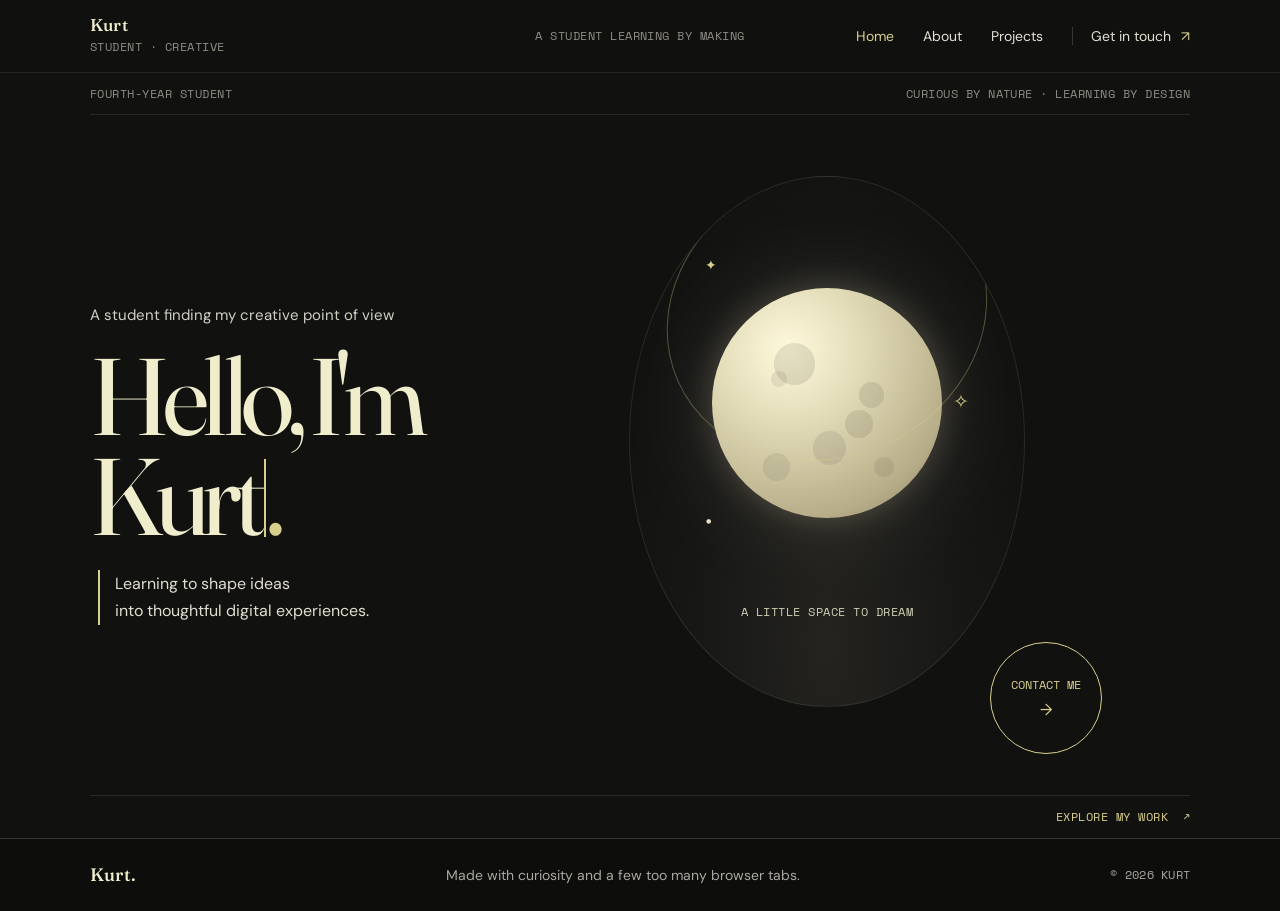
<file: index.html>
<!DOCTYPE html>
<html lang="en">
<head>
  <meta charset="UTF-8">
  <meta name="viewport" content="width=device-width, initial-scale=1.0">
  <meta name="theme-color" content="#111110">
  <meta name="description" content="Kurt's portfolio — a fourth-year student learning and making for the web.">
  <title>Kurt Portfolio</title>
  <link rel="preconnect" href="https://fonts.googleapis.com">
  <link rel="preconnect" href="https://fonts.gstatic.com" crossorigin>
  <link href="https://fonts.googleapis.com/css2?family=DM+Sans:wght@400;500;600;700&family=Fraunces:ital,opsz,wght@0,9..144,400;0,9..144,600;1,9..144,400;1,9..144,600&family=Space+Grotesk:wght@400;500;600;700&family=Space+Mono:wght@400;700&display=swap" rel="stylesheet">
  <link rel="stylesheet" href="styles.css">
  <script src="javascript.js" defer></script>
</head>
<body>
  <a class="skip-link" href="#main">Skip to content</a>
  <header class="site-header">
    <nav class="navigation container" aria-label="Main navigation">
      <a class="wordmark" href="index.html" aria-label="Kurt, home">Kurt<span>.</span><small>STUDENT · CREATIVE</small></a>
      <span class="nav-note">A STUDENT LEARNING BY MAKING</span>
      <button class="menu-toggle" type="button" aria-expanded="false" aria-controls="nav-links" aria-label="Open navigation"><span></span><span></span></button>
      <div class="nav-links" id="nav-links">
        <a href="index.html" aria-current="page">Home</a>
        <a href="about.html">About</a>
        <a href="projects.html">Projects</a>
        <a href="contact.html" class="nav-contact">Get in touch <span aria-hidden="true">↗</span></a>
      </div>
    </nav>
  </header>

  <main id="main">
    <section class="hero home-hero" id="home" aria-labelledby="hero-heading">
      <div class="hero-topline container">
        <span>FOURTH-YEAR STUDENT</span>
        <span>CURIOUS BY NATURE · LEARNING BY DESIGN</span>
      </div>
      <div class="hero-main container">
        <div class="hero-copy">
          <p class="hero-kicker">A student finding my creative point of view</p>
          <h1 id="hero-heading" aria-label="Hello, I'm Kurt. A fourth-year student learning as I go.">
            <span class="hello-line">Hello, I'm</span>
            <span class="intro-line"><span class="name-highlight" id="typed-name" aria-hidden="true">Kurt</span><span class="hero-period is-visible" aria-hidden="true">.</span></span>
          </h1>
          <p class="hero-side-note">Learning to shape ideas<br>into thoughtful digital experiences.</p>
        </div>
        <div class="moon-scene" role="img" aria-label="An animated moon floating among stars">
          <span class="moon-star moon-star-one" aria-hidden="true">✦</span>
          <span class="moon-star moon-star-two" aria-hidden="true">✧</span>
          <span class="moon-star moon-star-three" aria-hidden="true">·</span>
          <span class="moon-orbit" aria-hidden="true"><i></i></span>
          <span class="moon" aria-hidden="true"></span>
          <span class="moon-caption">A LITTLE SPACE TO DREAM</span>
        </div>
        <a class="hero-contact" href="contact.html" aria-label="Contact Kurt">CONTACT ME <span aria-hidden="true">→</span></a>
      </div>
      <div class="hero-bottom container">
        <span></span>
        <a href="projects.html">EXPLORE MY WORK <span aria-hidden="true">↗</span></a>
      </div>
    </section>
  </main>

  <footer class="site-footer">
    <div class="container footer-inner"><a class="wordmark footer-mark" href="index.html" aria-label="Kurt, home">Kurt.</a><p>Made with curiosity and a few too many browser tabs.</p><span class="footer-year">© <span id="year">2026</span> KURT</span></div>
  </footer>
</body>
</html>
</file>
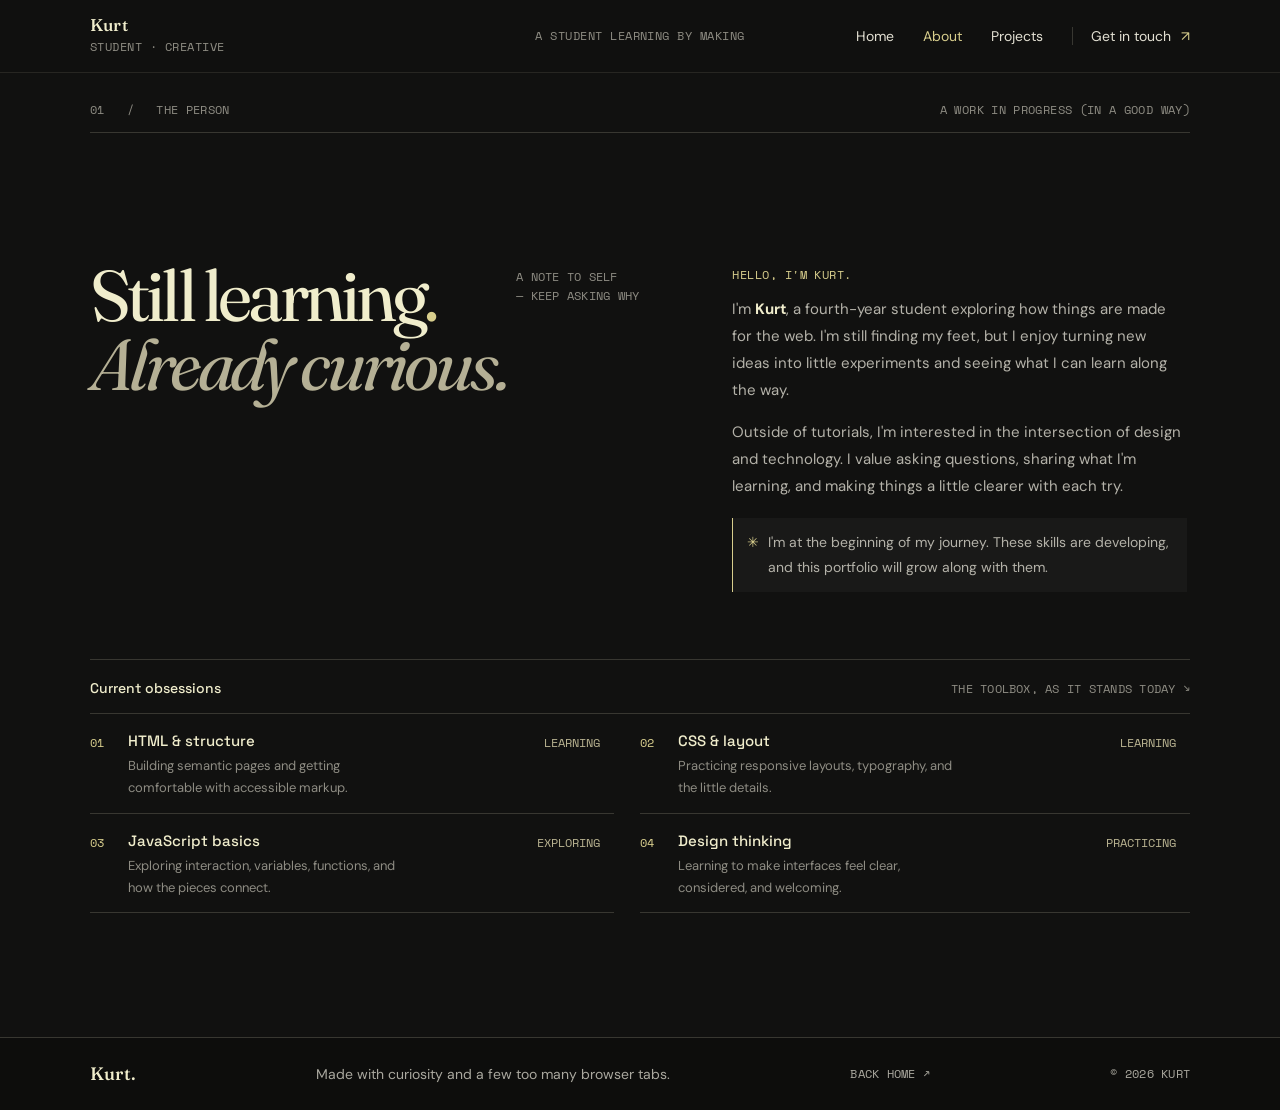
<file: about.html>
<!DOCTYPE html>
<html lang="en">
<head>
  <meta charset="UTF-8">
  <meta name="viewport" content="width=device-width, initial-scale=1.0">
  <meta name="theme-color" content="#111110">
  <meta name="description" content="About Kurt: background, interests, and developing web skills.">
  <title>About — Kurt</title>
  <link rel="preconnect" href="https://fonts.googleapis.com">
  <link rel="preconnect" href="https://fonts.gstatic.com" crossorigin>
  <link href="https://fonts.googleapis.com/css2?family=DM+Sans:wght@400;500;600;700&family=Fraunces:ital,opsz,wght@0,9..144,400;0,9..144,600;1,9..144,400;1,9..144,600&family=Space+Grotesk:wght@400;500;600;700&family=Space+Mono:wght@400;700&display=swap" rel="stylesheet">
  <link rel="stylesheet" href="styles.css">
  <script src="javascript.js" defer></script>
</head>
<body>
  <a class="skip-link" href="#main">Skip to content</a>
  <header class="site-header">
    <nav class="navigation container" aria-label="Main navigation">
      <a class="wordmark" href="index.html" aria-label="Kurt, home">Kurt<span>.</span><small>STUDENT · CREATIVE</small></a>
      <span class="nav-note">A STUDENT LEARNING BY MAKING</span>
      <button class="menu-toggle" type="button" aria-expanded="false" aria-controls="nav-links" aria-label="Open navigation"><span></span><span></span></button>
      <div class="nav-links" id="nav-links">
        <a href="index.html">Home</a>
        <a href="about.html" aria-current="page">About</a>
        <a href="projects.html">Projects</a>
        <a href="contact.html" class="nav-contact">Get in touch <span aria-hidden="true">↗</span></a>
      </div>
    </nav>
  </header>
  <main id="main" class="page-main container">
    <div class="section-label"><span>01 &nbsp; / &nbsp; THE PERSON</span><span>A WORK IN PROGRESS (IN A GOOD WAY)</span></div>
    <section class="about section-space" aria-labelledby="about-heading">
      <div class="about-grid">
        <div class="about-heading-wrap">
          <span class="margin-note">A NOTE TO SELF<br>— KEEP ASKING WHY</span>
          <h1 class="section-heading" id="about-heading">Still learning<span>.</span><br><em>Already curious.</em></h1>
        </div>
        <div class="about-copy">
          <span class="copy-index">HELLO, I'M KURT.</span>
          <p>I'm <strong>Kurt</strong>, a fourth-year student exploring how things are made for the web. I'm still finding my feet, but I enjoy turning new ideas into little experiments and seeing what I can learn along the way.</p>
          <p>Outside of tutorials, I'm interested in the intersection of design and technology. I value asking questions, sharing what I'm learning, and making things a little clearer with each try.</p>
          <p class="honest-note"><span aria-hidden="true">✳</span> I'm at the beginning of my journey. These skills are developing, and this portfolio will grow along with them.</p>
        </div>
      </div>
      <div class="skills-area">
        <div class="skills-heading"><h2>Current obsessions</h2><span>THE TOOLBOX, AS IT STANDS TODAY ↘</span></div>
        <div class="skills-grid">
          <article class="skill-item"><span class="skill-number">01</span><div><h3>HTML & structure</h3><p>Building semantic pages and getting comfortable with accessible markup.</p></div><span class="skill-level">LEARNING</span></article>
          <article class="skill-item"><span class="skill-number">02</span><div><h3>CSS & layout</h3><p>Practicing responsive layouts, typography, and the little details.</p></div><span class="skill-level">LEARNING</span></article>
          <article class="skill-item"><span class="skill-number">03</span><div><h3>JavaScript basics</h3><p>Exploring interaction, variables, functions, and how the pieces connect.</p></div><span class="skill-level">EXPLORING</span></article>
          <article class="skill-item"><span class="skill-number">04</span><div><h3>Design thinking</h3><p>Learning to make interfaces feel clear, considered, and welcoming.</p></div><span class="skill-level">PRACTICING</span></article>
        </div>
      </div>
    </section>
  </main>
  <footer class="site-footer"><div class="container footer-inner"><a class="wordmark footer-mark" href="index.html" aria-label="Kurt, home">Kurt.</a><p>Made with curiosity and a few too many browser tabs.</p><a class="back-top" href="index.html">BACK HOME ↗</a><span class="footer-year">© <span id="year">2026</span> KURT</span></div></footer>
</body>
</html>
</file>
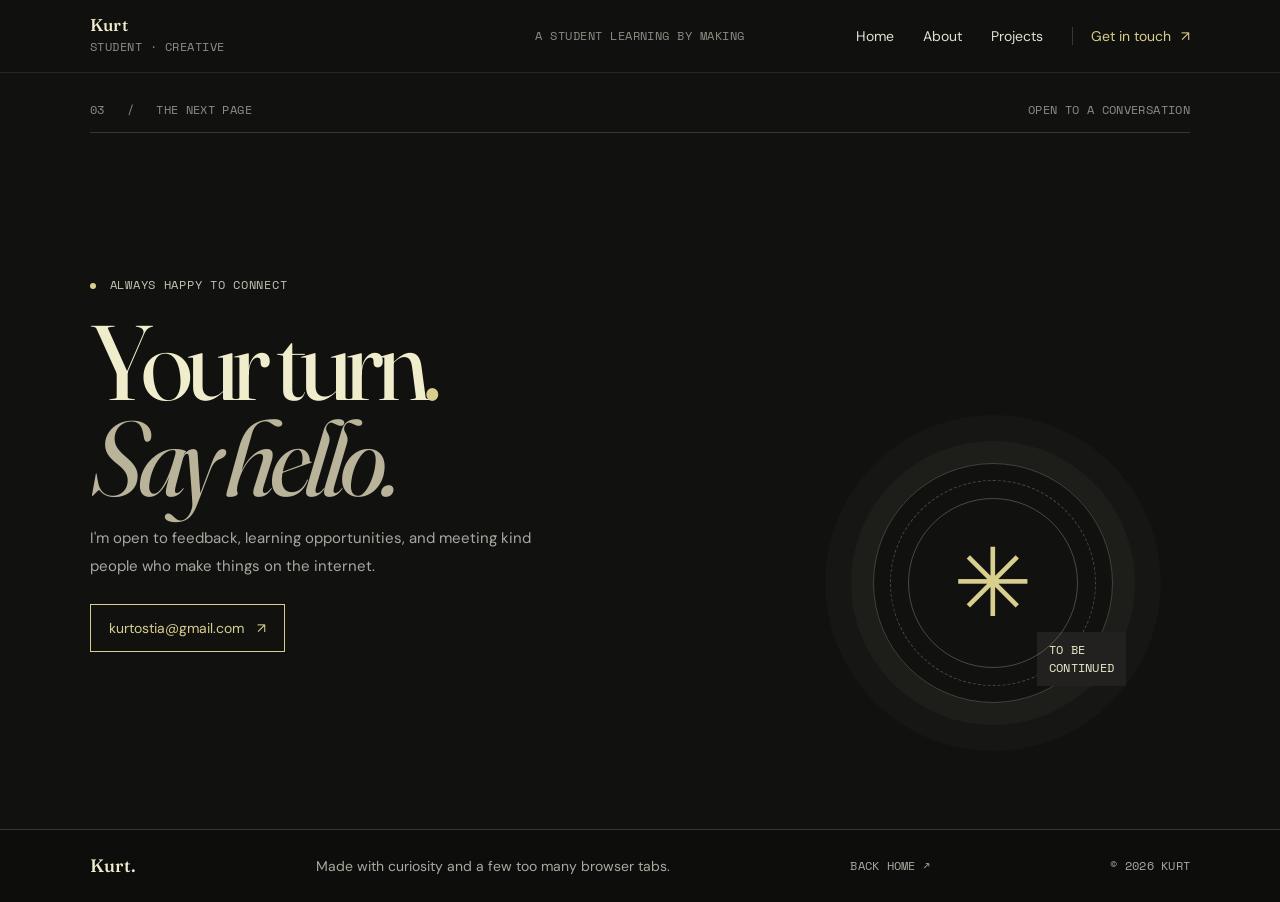
<file: contact.html>
<!DOCTYPE html>
<html lang="en">
<head>
  <meta charset="UTF-8">
  <meta name="viewport" content="width=device-width, initial-scale=1.0">
  <meta name="theme-color" content="#111110">
  <meta name="description" content="Contact Kurt about learning opportunities and creative work.">
  <title>Contact — Kurt</title>
  <link rel="preconnect" href="https://fonts.googleapis.com">
  <link rel="preconnect" href="https://fonts.gstatic.com" crossorigin>
  <link href="https://fonts.googleapis.com/css2?family=DM+Sans:wght@400;500;600;700&family=Fraunces:ital,opsz,wght@0,9..144,400;0,9..144,600;1,9..144,400;1,9..144,600&family=Space+Grotesk:wght@400;500;600;700&family=Space+Mono:wght@400;700&display=swap" rel="stylesheet">
  <link rel="stylesheet" href="styles.css">
  <script src="javascript.js" defer></script>
</head>
<body>
  <a class="skip-link" href="#main">Skip to content</a>
  <header class="site-header">
    <nav class="navigation container" aria-label="Main navigation">
      <a class="wordmark" href="index.html" aria-label="Kurt, home">Kurt<span>.</span><small>STUDENT · CREATIVE</small></a>
      <span class="nav-note">A STUDENT LEARNING BY MAKING</span>
      <button class="menu-toggle" type="button" aria-expanded="false" aria-controls="nav-links" aria-label="Open navigation"><span></span><span></span></button>
      <div class="nav-links" id="nav-links">
        <a href="index.html">Home</a>
        <a href="about.html">About</a>
        <a href="projects.html">Projects</a>
        <a href="contact.html" class="nav-contact" aria-current="page">Get in touch <span aria-hidden="true">↗</span></a>
      </div>
    </nav>
  </header>
  <main id="main" class="page-main container">
    <div class="section-label"><span>03 &nbsp; / &nbsp; THE NEXT PAGE</span><span>OPEN TO A CONVERSATION</span></div>
    <section class="contact standalone-contact" aria-labelledby="contact-heading">
      <div class="contact-content">
        <p class="eyebrow"><span class="status-dot"></span> ALWAYS HAPPY TO CONNECT</p>
        <h1 id="contact-heading">Your turn<span>.</span><br><em>Say hello.</em></h1>
        <p>I'm open to feedback, learning opportunities, and meeting kind people who make things on the internet.</p>
        <a class="button" href="kurtostia90@gmail.com">kurtostia@gmail.com <span aria-hidden="true">↗</span></a>
      </div>
      <div class="contact-art" aria-hidden="true"><span>✳</span><i>TO BE<br>CONTINUED</i></div>
    </section>
  </main>
  <footer class="site-footer"><div class="container footer-inner"><a class="wordmark footer-mark" href="index.html" aria-label="Kurt, home">Kurt.</a><p>Made with curiosity and a few too many browser tabs.</p><a class="back-top" href="index.html">BACK HOME ↗</a><span class="footer-year">© <span id="year">2026</span> KURT</span></div></footer>
</body>
</html>
</file>
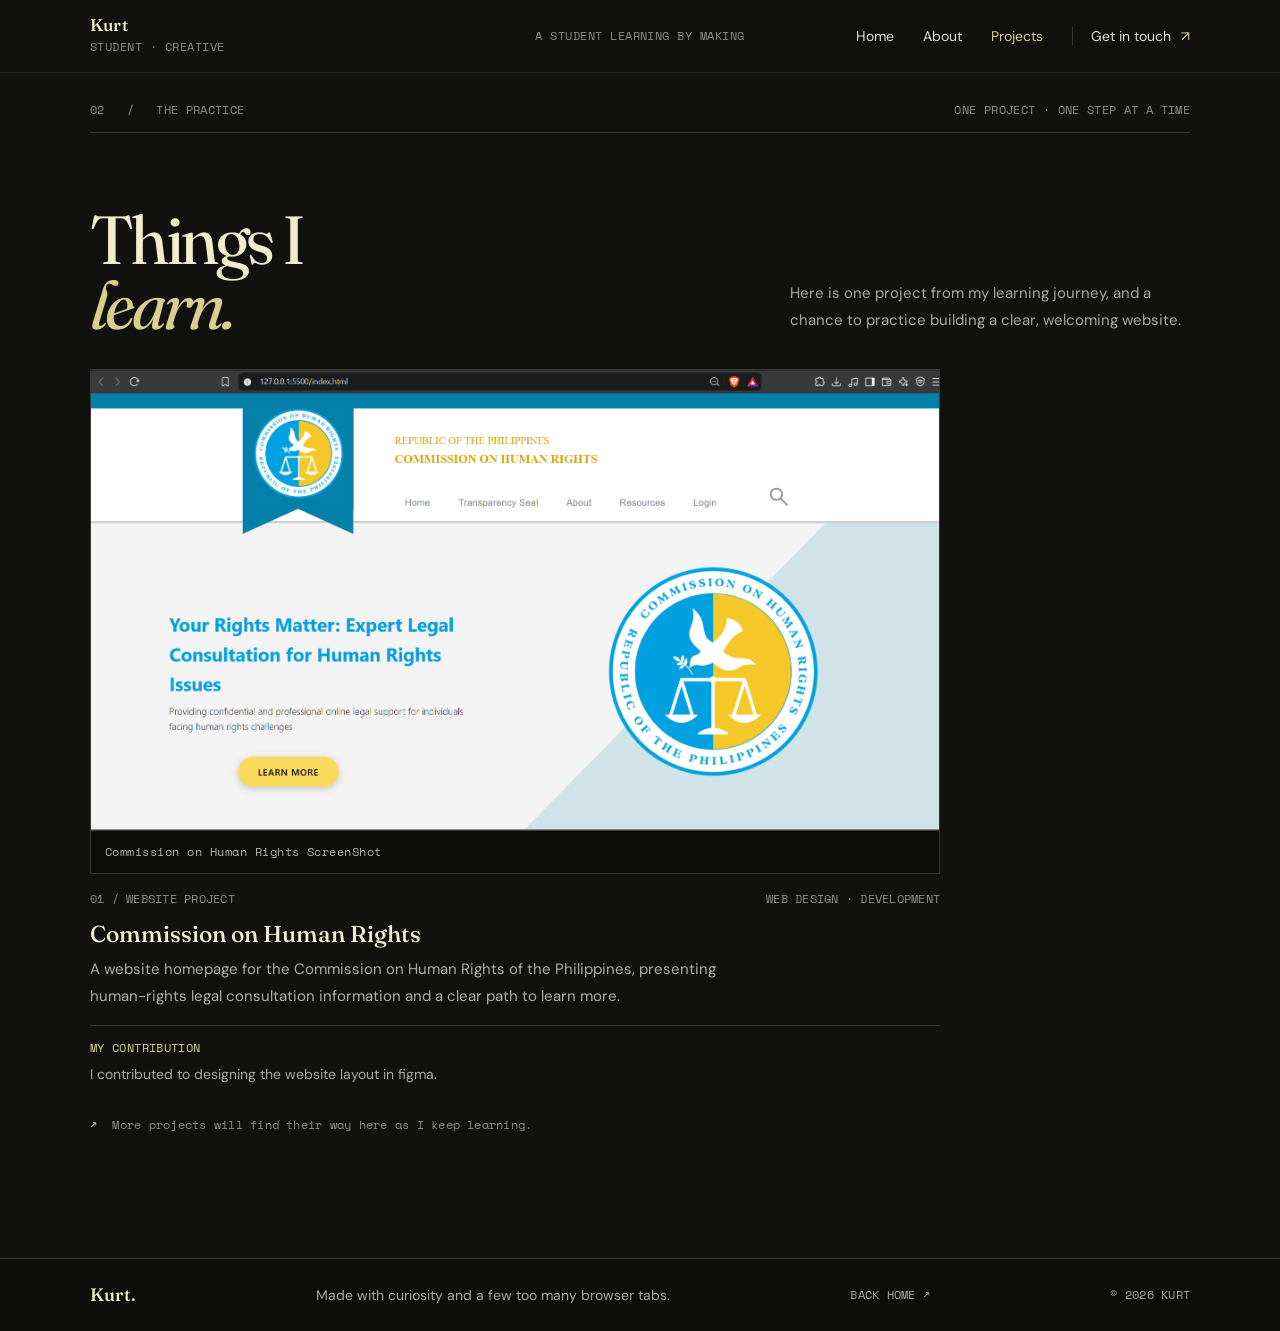
<file: projects.html>
<!DOCTYPE html>
<html lang="en">
<head>
  <meta charset="UTF-8">
  <meta name="viewport" content="width=device-width, initial-scale=1.0">
  <meta name="theme-color" content="#111110">
  <meta name="description" content="A project from Kurt's learning journey.">
  <title>Projects — Kurt</title>
  <link rel="preconnect" href="https://fonts.googleapis.com">
  <link rel="preconnect" href="https://fonts.gstatic.com" crossorigin>
  <link href="https://fonts.googleapis.com/css2?family=DM+Sans:wght@400;500;600;700&family=Fraunces:ital,opsz,wght@0,9..144,400;0,9..144,600;1,9..144,400;1,9..144,600&family=Space+Grotesk:wght@400;500;600;700&family=Space+Mono:wght@400;700&display=swap" rel="stylesheet">
  <link rel="stylesheet" href="styles.css">
  <script src="javascript.js" defer></script>
</head>
<body>
  <a class="skip-link" href="#main">Skip to content</a>
  <header class="site-header">
    <nav class="navigation container" aria-label="Main navigation">
      <a class="wordmark" href="index.html" aria-label="Kurt, home">Kurt<span>.</span><small>STUDENT · CREATIVE</small></a>
      <span class="nav-note">A STUDENT LEARNING BY MAKING</span>
      <button class="menu-toggle" type="button" aria-expanded="false" aria-controls="nav-links" aria-label="Open navigation"><span></span><span></span></button>
      <div class="nav-links" id="nav-links">
        <a href="index.html">Home</a>
        <a href="about.html">About</a>
        <a href="projects.html" aria-current="page">Projects</a>
        <a href="contact.html" class="nav-contact">Get in touch <span aria-hidden="true">↗</span></a>
      </div>
    </nav>
  </header>
  <main id="main" class="page-main container">
    <div class="section-label"><span>02 &nbsp; / &nbsp; THE PRACTICE</span><span>ONE PROJECT · ONE STEP AT A TIME</span></div>
    <section class="projects section-space standalone-projects" aria-labelledby="projects-heading">
      <div class="projects-heading-row">
        <h1 class="section-heading" id="projects-heading">Things I<br><em>learn.</em></h1>
        <p class="projects-intro">Here is one project from my learning journey, and a chance to practice building a clear, welcoming website.</p>
      </div>
      <div class="projects-grid">
        <article class="project-card project-journal">
          <figure class="project-art project-screenshot">
            <button class="screenshot-link" type="button" aria-label="View the Commission on Human Rights project screenshot">
              <img src="images/CHR.png" alt="Screenshot of a Commission on Human Rights website homepage featuring legal consultation information">
            </button>
            <figcaption>Commission on Human Rights ScreenShot</figcaption>
          </figure>
          <div class="project-details">
            <div class="project-meta"><span>01 / WEBSITE PROJECT</span><span>WEB DESIGN · DEVELOPMENT</span></div>
            <h2>Commission on Human Rights</h2>
            <p>A website homepage for the Commission on Human Rights of the Philippines, presenting human-rights legal consultation information and a clear path to learn more.</p>
            <div class="contribution"><span>MY CONTRIBUTION</span><p>I contributed to designing the website layout in figma.</p></div>
          </div>
        </article>
      </div>
      <p class="projects-note"><span aria-hidden="true">↗</span> More projects will find their way here as I keep learning.</p>
    </section>
  </main>
  <dialog class="image-lightbox" aria-labelledby="lightbox-caption">
    <form method="dialog" class="lightbox-controls">
      <button class="lightbox-close" aria-label="Close image">×</button>
    </form>
    <figure>
      <img src="images/CHR.png" alt="Full-size screenshot of the Commission on Human Rights website homepage">
      <figcaption id="lightbox-caption">Commission on Human Rights — project screenshot</figcaption>
    </figure>
  </dialog>
  <footer class="site-footer"><div class="container footer-inner"><a class="wordmark footer-mark" href="index.html" aria-label="Kurt, home">Kurt.</a><p>Made with curiosity and a few too many browser tabs.</p><a class="back-top" href="index.html">BACK HOME ↗</a><span class="footer-year">© <span id="year">2026</span> KURT</span></div></footer>
</body>
</html>
</file>
<file: styles.css>
:root {
  color-scheme: dark;
  --bg: #111110;
  --surface: #191918;
  --surface-raised: #22211f;
  --text: #f0edcc;
  --muted: #8e8c83;
  --line: #383731;
  --accent: #d8ce8d;
  --serif: "Fraunces", Georgia, serif;
  --sans: "DM Sans", Arial, sans-serif;
  --display: "Space Grotesk", Arial, sans-serif;
  --mono: "Space Mono", monospace;
}

*, *::before, *::after { box-sizing: border-box; }
html { scroll-behavior: smooth; scroll-padding-top: 84px; }
body { margin: 0; background: var(--bg); color: var(--text); font-family: var(--sans); font-size: 15px; -webkit-font-smoothing: antialiased; }
a { color: inherit; text-decoration: none; }
button { font: inherit; }
::selection { background: var(--accent); color: var(--bg); }
:focus-visible { outline: 2px solid var(--accent); outline-offset: 5px; }
.container { width: min(1100px, calc(100% - 72px)); margin-inline: auto; }
.skip-link { position: fixed; z-index: 30; top: 12px; left: 12px; padding: 12px 16px; transform: translateY(-160%); background: var(--accent); color: var(--bg); }
.skip-link:focus { transform: translateY(0); }

.site-header { position: sticky; z-index: 20; top: 0; border-bottom: 1px solid rgb(240 237 204 / 10%); background: rgb(17 17 16 / 95%); backdrop-filter: blur(16px); }
.navigation { position: relative; min-height: 72px; display: flex; align-items: center; justify-content: space-between; }
.wordmark { display: flex; flex-direction: column; font: 500 17px/1 var(--serif); letter-spacing: .01em; }
.wordmark > span { display: none; }
.wordmark small { margin-top: 6px; color: var(--muted); font: 12px/1.4 var(--mono); letter-spacing: .04em; }
.nav-note { position: absolute; left: 50%; color: var(--muted); font: 12px/1.4 var(--mono); letter-spacing: .04em; transform: translateX(-50%); }
.nav-links { display: flex; align-items: center; gap: 29px; color: #e3e0d3; font-size: 14px; }
.nav-links a { transition: color .2s; }
.nav-links a:hover, .nav-links a[aria-current="page"] { color: var(--accent); }
.nav-contact { padding-left: 18px; border-left: 1px solid var(--line); }
.nav-contact span { margin-left: 6px; color: var(--accent); }
.menu-toggle { display: none; }

.hero { min-height: 640px; }
.hero-topline, .hero-bottom { display: flex; align-items: center; justify-content: space-between; color: var(--muted); font: 12px/1.5 var(--mono); letter-spacing: .04em; }
.hero-topline { min-height: 42px; border-bottom: 1px solid rgb(240 237 204 / 10%); }
.hero-main { position: relative; min-height: min(690px, calc(100svh - 114px)); }
.hero-copy { position: absolute; z-index: 2; top: 28%; left: 0; width: 72%; }
.hero-kicker { margin: 0 0 23px; color: #d1cfc5; font-size: 15px; }
.hero h1 { margin: 0; font: 400 clamp(62px, 8.5vw, 112px)/.9 var(--serif); letter-spacing: -.065em; }
.hello-line, .intro-line { display: block; white-space: nowrap; }
.intro-line { margin-top: 2px; }
.name-highlight { display: inline-block; color: var(--text); white-space: nowrap; }
.name-highlight.is-long-name { font-size: .56em; letter-spacing: -.055em; }
.name-highlight::after { width: 2px; height: .72em; display: inline-block; margin-left: 5px; background: var(--accent); vertical-align: -.02em; content: ""; animation: cursor-blink .8s step-end infinite; }
.hero-period { display: none; color: var(--accent); }
.hero-period.is-visible { display: inline; }
@keyframes cursor-blink { 50% { opacity: 0; } }
.hero-side-note { position: relative; max-width: 330px; margin: 24px 0 0 8px; padding-left: 15px; border-left: 2px solid var(--accent); color: #e1ded0; font-size: 16px; line-height: 1.7; }
.moon-scene { position: absolute; top: 9%; right: 15%; width: min(36%, 405px); height: 78%; overflow: hidden; border: 1px solid rgb(240 237 204 / 10%); border-radius: 50%; background: radial-gradient(ellipse at 50% 88%, #24231f 0, #171716 48%, #121211 78%); }
.moon { position: absolute; top: 21%; left: 50%; width: min(59%, 230px); aspect-ratio: 1; overflow: hidden; border-radius: 50%; background: radial-gradient(circle at 33% 27%, #fff9dc 0, #e3dcb9 32%, #b7ad88 74%, #857d68 100%); box-shadow: 0 0 33px rgb(230 222 184 / 23%), 0 0 100px rgb(230 222 184 / 13%); transform: translateX(-50%); animation: moon-drift 7s ease-in-out infinite; }
.moon::before, .moon::after { position: absolute; border-radius: 50%; background: rgb(102 97 79 / 17%); content: ""; }
.moon::before { top: 24%; left: 27%; width: 18%; aspect-ratio: 1; box-shadow: 77px 31px 0 -8px rgb(102 97 79 / 17%), 35px 84px 0 -4px rgb(102 97 79 / 15%), -18px 103px 0 -7px rgb(102 97 79 / 14%); }
.moon::after { top: 53%; left: 58%; width: 12%; aspect-ratio: 1; box-shadow: -80px -45px 0 -6px rgb(102 97 79 / 13%), 25px 43px 0 -4px rgb(102 97 79 / 15%); }
.moon-orbit { position: absolute; z-index: 2; top: 26%; left: 50%; width: 83%; height: 54%; border: 1px solid rgb(216 206 141 / 34%); border-radius: 50%; transform: translate(-50%, -50%) rotate(-24deg); animation: orbit-sway 11s ease-in-out infinite; }
.moon-orbit i { position: absolute; top: 8%; right: 12%; width: 8px; height: 8px; border-radius: 50%; background: var(--accent); box-shadow: 0 0 14px rgb(216 206 141 / 70%); }
.moon-star { position: absolute; z-index: 2; color: var(--accent); }
.moon-star-one { top: 15%; left: 19%; font-size: 14px; animation: star-glow 3s ease-in-out infinite; }
.moon-star-two { top: 40%; right: 14%; font-size: 19px; animation: star-glow 4s ease-in-out -1s infinite; }
.moon-star-three { top: 60%; left: 19%; font-size: 40px; color: #e6e0c4; animation: star-glow 3.5s ease-in-out -2s infinite; }
.moon-caption { position: absolute; right: 0; bottom: 16%; left: 0; color: rgb(240 237 204 / 85%); font: 12px/1.5 var(--mono); letter-spacing: .04em; text-align: center; }
@keyframes moon-drift { 0%, 100% { transform: translate(-50%, 0); } 50% { transform: translate(-50%, -9px); } }
@keyframes orbit-sway { 0%, 100% { transform: translate(-50%, -50%) rotate(-24deg); } 50% { transform: translate(-50%, -50%) rotate(-16deg); } }
@keyframes star-glow { 0%, 100% { opacity: .45; } 50% { opacity: 1; } }
.hero-contact { position: absolute; z-index: 3; right: 8%; bottom: 6%; width: 112px; height: 112px; display: grid; place-content: center; gap: 5px; border: 1px solid var(--accent); border-radius: 50%; color: var(--accent); font: 12px/1.4 var(--mono); letter-spacing: 0; text-align: center; transition: background .2s, color .2s, transform .2s; }
.hero-contact span { font: 16px var(--sans); }
.hero-contact:hover { transform: rotate(-8deg); background: var(--accent); color: var(--bg); }
.hero-bottom { min-height: 43px; border-top: 1px solid rgb(240 237 204 / 10%); }
.hero-bottom > a { color: var(--accent); }
.hero-bottom > a span { margin-left: 7px; }
.home-hero { min-height: min(850px, calc(100svh - 145px)); }
.home-hero .hero-main { min-height: min(690px, calc(100svh - 220px)); }

.ticker { overflow: hidden; border-block: 1px solid var(--line); background: var(--surface); }
.ticker-track { width: max-content; min-height: 39px; display: flex; align-items: center; gap: 23px; animation: ticker-move 38s linear infinite; }
.ticker-track span { color: #c9c6b7; font: 12px var(--mono); letter-spacing: .04em; }
.ticker-track b { color: var(--accent); font-size: 11px; }
.ticker:hover .ticker-track, .ticker:focus-within .ticker-track { animation-play-state: paused; }
@keyframes ticker-move { to { transform: translateX(-50%); } }

.section-space { padding-block: 82px 90px; }
.section-label { display: flex; justify-content: space-between; gap: 18px; padding-bottom: 13px; border-bottom: 1px solid var(--line); color: var(--muted); font: 12px/1.5 var(--mono); letter-spacing: .03em; }
.about-grid { display: grid; grid-template-columns: 1fr .8fr; gap: 70px; padding-top: 46px; }
.about-heading-wrap { position: relative; }
.margin-note { position: absolute; top: 6px; right: 4%; color: var(--muted); font: 12px/1.6 var(--mono); letter-spacing: .02em; }
.section-heading { margin: 0; font: 400 clamp(43px, 5.6vw, 72px)/.96 var(--serif); letter-spacing: -.055em; }
.section-heading > span { color: var(--accent); }
.section-heading em { color: #b5b095; font-weight: 400; }
.copy-index { display: inline-block; margin: 3px 0 13px; color: var(--accent); font: 12px var(--mono); letter-spacing: .04em; }
.about-copy { max-width: 455px; color: #b4b2a9; font-size: 15px; line-height: 1.8; }
.about-copy > p { margin: 0 0 15px; }
.about-copy strong { color: var(--text); }
.honest-note { display: flex; gap: 9px; margin-top: 18px !important; padding: 12px 14px; border-left: 1px solid var(--accent); background: var(--surface); font-size: 14px; }
.honest-note span { color: var(--accent); }
.skills-area { margin-top: 52px; padding-top: 19px; border-top: 1px solid var(--line); }
.skills-heading { display: flex; align-items: baseline; justify-content: space-between; gap: 16px; margin-bottom: 15px; }
.skills-heading h2 { margin: 0; font: 500 14px var(--display); }
.skills-heading > span { color: var(--muted); font: 12px/1.5 var(--mono); letter-spacing: .02em; }
.skills-grid { display: grid; grid-template-columns: 1fr 1fr; border-top: 1px solid var(--line); }
.skill-item { min-height: 85px; display: grid; grid-template-columns: 27px 1fr auto; align-items: start; gap: 11px; padding: 17px 14px 13px 0; border-bottom: 1px solid var(--line); }
.skill-item:nth-child(odd) { margin-right: 26px; }
.skill-number { padding-top: 3px; color: var(--accent); font: 12px var(--mono); }
.skill-item h3 { margin: 0 0 5px; font: 500 15px var(--display); }
.skill-item p { max-width: 280px; margin: 0; color: var(--muted); font-size: 13px; line-height: 1.7; }
.skill-level { margin-top: 3px; color: #b9b391; font: 12px var(--mono); letter-spacing: 0; white-space: nowrap; }

.projects { background: #171716; }
.projects .section-label { border-color: #3b3a35; }
.projects-heading-row { display: flex; align-items: end; justify-content: space-between; gap: 30px; padding: 38px 0 31px; }
.projects .section-heading { font-size: clamp(46px, 5.5vw, 68px); }
.projects .section-heading em { color: var(--accent); }
.projects-intro { max-width: 400px; margin: 0 0 4px; color: #aaa89e; font-size: 15px; line-height: 1.8; }
.projects-grid { display: grid; grid-template-columns: repeat(12, minmax(0, 1fr)); align-items: start; column-gap: 26px; row-gap: 39px; }
.project-card { min-width: 0; }
.project-journal { grid-column: 1 / 8; }
.project-art { position: relative; min-height: 270px; overflow: hidden; isolation: isolate; }
.art-number, .art-signature { position: absolute; z-index: 5; color: rgb(244 241 220 / 92%); font: 12px/1.5 var(--mono); letter-spacing: .02em; }
.art-number { top: 14px; left: 14px; }
.art-signature { right: 12px; bottom: 11px; font-size: 12px; }
.art-journal { background: #454b3d; color: #ece8d2; }
.art-journal::before { position: absolute; z-index: -1; top: 10%; right: 11%; width: 48%; aspect-ratio: 1; border: 1px solid rgb(240 237 204 / 30%); border-radius: 50%; content: ""; box-shadow: 0 0 0 16px rgb(240 237 204 / 5%), 0 0 0 38px rgb(240 237 204 / 4%); }
.art-journal::after { position: absolute; top: 16%; right: 19%; width: 32%; aspect-ratio: 1; border-radius: 50%; background: #c0b67c; content: ""; }
.journal-sun { position: absolute; top: 25%; right: 31%; z-index: 1; width: 9px; height: 9px; border-radius: 50%; background: #eee4b7; }
.journal-plant { position: absolute; z-index: 1; right: 22%; bottom: -9%; width: 3px; height: 51%; background: #a8ad83; transform: rotate(12deg); }
.journal-plant::before, .journal-plant::after { position: absolute; left: -16px; width: 18px; height: 34px; border: 1px solid #a8ad83; border-radius: 100% 0 100% 0; background: #647356; content: ""; }
.journal-plant::before { top: 16%; transform: rotate(-30deg); }
.journal-plant::after { top: 53%; left: 2px; transform: rotate(70deg); }
.plant-two { right: 15%; height: 40%; transform: rotate(-12deg); }
.journal-art-title { position: absolute; z-index: 3; top: 34%; left: 7%; display: flex; flex-direction: column; align-items: flex-start; }
.journal-art-title > span, .journal-art-title > i { font: 12px/1.5 var(--mono); letter-spacing: .02em; }
.journal-art-title strong { margin: 10px 0; font: 500 clamp(39px, 6vw, 73px)/.82 var(--serif); letter-spacing: -.07em; }
.journal-art-title strong em { color: #d5cc9e; font-weight: 400; }
.journal-art-title > i { padding: 7px 9px; background: #262a22; color: white; font-style: normal; }
.project-details { padding-top: 16px; }
.project-meta { display: flex; flex-wrap: wrap; justify-content: space-between; gap: 8px 16px; color: var(--muted); font: 12px/1.5 var(--mono); letter-spacing: .02em; }
.project-details h2 { margin: 12px 0 8px; font: 500 23px var(--serif); }
.project-details > p { max-width: 650px; margin: 0; color: #b0aea4; font-size: 15px; line-height: 1.8; }
.contribution { margin-top: 15px; padding-top: 11px; border-top: 1px solid var(--line); }
.contribution > span { color: var(--accent); font: 12px var(--mono); letter-spacing: .03em; }
.contribution > p { max-width: 650px; margin: 6px 0 0; color: #aaa89f; font-size: 14px; line-height: 1.7; }
.projects-note { margin: 41px 0 0; color: var(--muted); font: 12px/1.6 var(--mono); letter-spacing: .02em; }
.projects-note span { margin-right: 8px; color: var(--accent); }
.page-main { min-height: calc(100svh - 144px); padding-top: 28px; padding-bottom: 34px; }
.page-main > .section-label { margin-top: 0; }
.standalone-projects { padding-top: 36px; background: transparent; }
.standalone-projects .projects-grid { display: block; }
.standalone-projects .project-journal { width: min(850px, 100%); margin: 0; }
.standalone-projects .project-screenshot { min-height: 0; margin: 0; border: 1px solid var(--line); background: #0c0c0b; }
.screenshot-link { width: 100%; display: block; padding: 0; border: 0; background: transparent; cursor: zoom-in; }
.screenshot-link:focus-visible { outline-offset: -4px; }
.project-screenshot img { width: 100%; height: auto; display: block; }
.project-screenshot figcaption { padding: 12px 14px; border-top: 1px solid var(--line); color: #b7b4a8; font: 12px/1.5 var(--mono); letter-spacing: .04em; }
.image-lightbox { position: fixed; width: min(94vw, 1500px); max-width: none; max-height: 94vh; padding: 20px; overflow: auto; border: 1px solid var(--line); background: #111110; color: var(--text); }
.image-lightbox[open] { display: grid; grid-template-rows: auto 1fr; }
.image-lightbox::backdrop { background: rgb(0 0 0 / 88%); backdrop-filter: blur(5px); }
.lightbox-controls { display: flex; justify-content: flex-end; }
.lightbox-close { width: 44px; height: 44px; border: 1px solid var(--line); background: var(--surface); color: var(--text); font-size: 30px; line-height: 1; cursor: pointer; }
.lightbox-close:hover { border-color: var(--accent); color: var(--accent); }
.image-lightbox figure { display: grid; place-items: center; gap: 12px; margin: 0; }
.image-lightbox figure img { display: block; max-width: 100%; max-height: calc(94vh - 105px); width: auto; height: auto; object-fit: contain; }
.image-lightbox figcaption { color: #c6c3b5; font: 13px/1.5 var(--sans); text-align: center; }
.standalone-projects .projects-note { margin-top: 28px; }
.standalone-contact { position: relative; min-height: 620px; display: flex; align-items: center; overflow: hidden; }
.standalone-contact .contact-content { padding-top: 30px; }

.contact { position: relative; overflow: hidden; }
.contact-container { position: relative; }
.contact .section-label { position: relative; z-index: 2; }
.contact-content { position: relative; z-index: 2; max-width: 580px; padding-top: 65px; }
.contact .eyebrow { color: #c6c3b5; font: 12px/1.5 var(--mono); letter-spacing: .06em; }
.contact .status-dot { width: 6px; height: 6px; display: inline-block; margin-right: 6px; border-radius: 50%; background: var(--accent); }
.contact h1 { margin: 20px 0; font: 400 clamp(63px, 9vw, 106px)/.9 var(--serif); letter-spacing: -.065em; }
.contact h1 > span { color: var(--accent); }
.contact h1 em { color: #b9b39a; font-weight: 400; }
.contact-content > p:not(.eyebrow) { max-width: 460px; margin: 19px 0 23px; color: #aaa89f; font-size: 15px; line-height: 1.85; }
.button { min-height: 48px; display: inline-flex; align-items: center; justify-content: center; gap: 13px; padding: 0 18px; border: 1px solid var(--accent); color: var(--accent); font-size: 14px; transition: color .2s, background .2s; }
.button:hover { background: var(--accent); color: var(--bg); }
.button span { font-size: 14px; }
.contact-hint { display: block; margin-top: 9px; color: #aaa89f; font: 12px/1.5 var(--mono); }
.contact-art { position: absolute; right: 7%; bottom: 8%; width: 240px; height: 240px; display: grid; place-items: center; border: 1px solid rgb(240 237 204 / 22%); border-radius: 50%; box-shadow: 0 0 0 22px rgb(240 237 204 / 3%), 0 0 0 48px rgb(240 237 204 / 2%); }
.contact-art::before, .contact-art::after { position: absolute; inset: 16px; border: 1px dashed rgb(240 237 204 / 25%); border-radius: 50%; content: ""; }
.contact-art::after { inset: 34px; border-style: solid; }
.contact-art > span { color: var(--accent); font-size: 95px; animation: flower-turn 32s linear infinite; }
@keyframes flower-turn { to { transform: rotate(360deg); } }
.contact-art > i { position: absolute; right: -14px; bottom: 16px; padding: 9px 12px; background: var(--surface-raised); color: var(--text); font: normal 12px/1.5 var(--mono); letter-spacing: .02em; }
.site-footer { border-top: 1px solid var(--line); background: #0d0d0c; }
.footer-inner { min-height: 72px; display: flex; align-items: center; justify-content: space-between; gap: 14px; }
.footer-mark { color: var(--text); font-size: 18px; }
.footer-inner > p { margin: 0; color: #aaa89f; font-size: 14px; }
.back-top, .footer-year { color: #aaa89f; font: 12px/1.5 var(--mono); letter-spacing: .02em; }
.back-top:hover { color: var(--accent); }

@media (max-width: 850px) {
  .container { width: min(100% - 48px, 700px); }
  .nav-note { display: none; }
  .hero-main { min-height: 590px; }
  .hero-copy { top: 31%; width: 78%; }
  .hero h1 { font-size: clamp(66px, 9.5vw, 88px); }
  .moon-scene { top: 12%; right: 9%; width: 39%; height: 69%; }
  .hero-side-note { max-width: 290px; margin-top: 20px; font-size: 15px; }
  .hero-contact { right: 3%; bottom: 6%; }
  .about-grid { gap: 38px; }
  .project-journal { grid-column: 1 / 8; }
  .project-art { min-height: 235px; }
}

@media (max-width: 600px) {
  .container { width: calc(100% - 36px); }
  .navigation { min-height: 64px; }
  .menu-toggle { width: 40px; height: 40px; display: flex; flex-direction: column; align-items: center; justify-content: center; gap: 5px; border: 1px solid var(--line); background: transparent; cursor: pointer; }
  .menu-toggle span { width: 15px; height: 1px; background: var(--text); transition: transform .2s; }
  .menu-toggle[aria-expanded="true"] span:first-child { transform: translateY(3px) rotate(45deg); }
  .menu-toggle[aria-expanded="true"] span:last-child { transform: translateY(-3px) rotate(-45deg); }
  .nav-links { position: absolute; top: calc(100% + 1px); right: 0; left: 0; display: none; align-items: stretch; gap: 0; padding: 7px 18px 14px; border: 1px solid var(--line); background: var(--bg); }
  .nav-links.is-open { display: flex; flex-direction: column; }
  .nav-links > a { padding: 13px 4px; }
  .nav-links .nav-contact { margin-top: 4px; padding: 13px 4px; border-top: 1px solid var(--line); border-left: 0; }
  .hero { min-height: 0; }
  .hero-topline, .hero-bottom { min-height: 54px; font-size: 12px; }
  .hero-topline { gap: 10px; }
  .hero-topline > span { max-width: 49%; line-height: 1.5; }
  .hero-topline > span:last-child { text-align: right; }
  .hero-main { min-height: 690px; }
  .hero-copy { top: 13%; width: 100%; }
  .hero-kicker { max-width: 280px; margin-bottom: 19px; font-size: 14px; }
  .hero h1 { font-size: clamp(55px, 13vw, 76px); }
  .name-highlight.is-long-name { font-size: .43em; letter-spacing: -.055em; }
  .hero-side-note { max-width: 260px; margin: 18px 0 0 2px; font-size: 14px; }
  .moon-scene { top: auto; right: 6%; bottom: 3%; width: 61%; height: 43%; }
  .moon { top: 15%; width: min(54%, 150px); }
  .moon-orbit { top: 27%; width: 86%; height: 55%; }
  .moon-caption { bottom: 13%; font-size: 12px; }
  .hero-contact { right: 0; bottom: 7%; width: 100px; height: 100px; font-size: 12px; }
  .hero-bottom { gap: 10px; }
  .hero-bottom > span { max-width: 54%; line-height: 1.5; }
  .hero-bottom > a { max-width: 44%; font-size: 12px; line-height: 1.5; text-align: right; }
  .ticker-track { min-height: 35px; gap: 17px; }
  .ticker-track span { font-size: 12px; }
  .section-space { padding-block: 60px 66px; }
  .section-label { font-size: 12px; }
  .section-label > span:last-child { max-width: 55%; text-align: right; }
  .about-grid { grid-template-columns: 1fr; gap: 23px; padding-top: 30px; }
  .section-heading { font-size: 51px; }
  .margin-note { position: static; display: block; margin-bottom: 14px; font-size: 12px; }
  .about-copy { font-size: 14px; }
  .skills-area { margin-top: 38px; }
  .skills-heading > span { max-width: 55%; font-size: 12px; line-height: 1.5; text-align: right; }
  .skills-grid { grid-template-columns: 1fr; }
  .skill-item:nth-child(odd) { margin-right: 0; }
  .projects-heading-row { align-items: flex-start; flex-direction: column; gap: 13px; padding: 29px 0 23px; }
  .projects .section-heading { font-size: 50px; }
  .projects-intro { font-size: 14px; }
  .projects-grid { display: flex; flex-direction: column; gap: 31px; }
  .project-card { width: 100%; }
  .project-art { width: 100%; min-height: 220px; }
  .journal-art-title strong { font-size: 52px; }
  .project-details { padding-top: 13px; }
  .project-details h2 { font-size: 21px; }
  .project-meta { font-size: 12px; }
  .project-details > p { font-size: 14px; }
  .contribution > span { font-size: 12px; }
  .contribution > p { font-size: 14px; }
  .project-screenshot figcaption { font-size: 12px; }
  .projects-note { font-size: 12px; }
  .standalone-projects { padding-top: 26px; }
  .standalone-projects .project-screenshot { min-height: 0; }
  .image-lightbox { width: 100vw; max-height: 100dvh; padding: 10px; border-inline: 0; }
  .image-lightbox figure img { max-height: calc(100dvh - 100px); }
  .standalone-contact { min-height: 620px; align-items: flex-start; }
  .standalone-contact .contact-content { padding-top: 49px; }
  .standalone-contact .contact-art { right: -31px; bottom: 5%; }
  .contact-content { padding-top: 43px; }
  .contact h1 { font-size: clamp(61px, 16vw, 78px); }
  .contact .eyebrow { font-size: 12px; }
  .contact-content > p:not(.eyebrow) { font-size: 14px; }
  .contact-hint { font-size: 12px; }
  .contact-art { right: -37px; bottom: 4%; width: 150px; height: 150px; }
  .contact-art > span { font-size: 62px; }
  .contact-art > i { right: 1px; bottom: 1px; font-size: 12px; }
  .footer-inner { min-height: 0; flex-wrap: wrap; justify-content: space-between; padding-block: 17px; }
  .footer-inner > p { order: 4; width: 100%; font-size: 14px; }
  .back-top, .footer-year { font-size: 12px; }
  .footer-year { display: none; }
}

@media (max-width: 360px) {
  .hero-main { min-height: 650px; }
  .hero h1 { font-size: 55px; }
  .name-highlight.is-long-name { font-size: .36em; }
  .moon-scene { width: 64%; height: 40%; }
}

@media (prefers-reduced-motion: reduce) {
  *, *::before, *::after { scroll-behavior: auto !important; animation-duration: .01ms !important; animation-iteration-count: 1 !important; transition-duration: .01ms !important; }
  .name-highlight::after, .contact-art > span, .moon, .moon-orbit, .moon-star { animation: none; }
}
</file>
